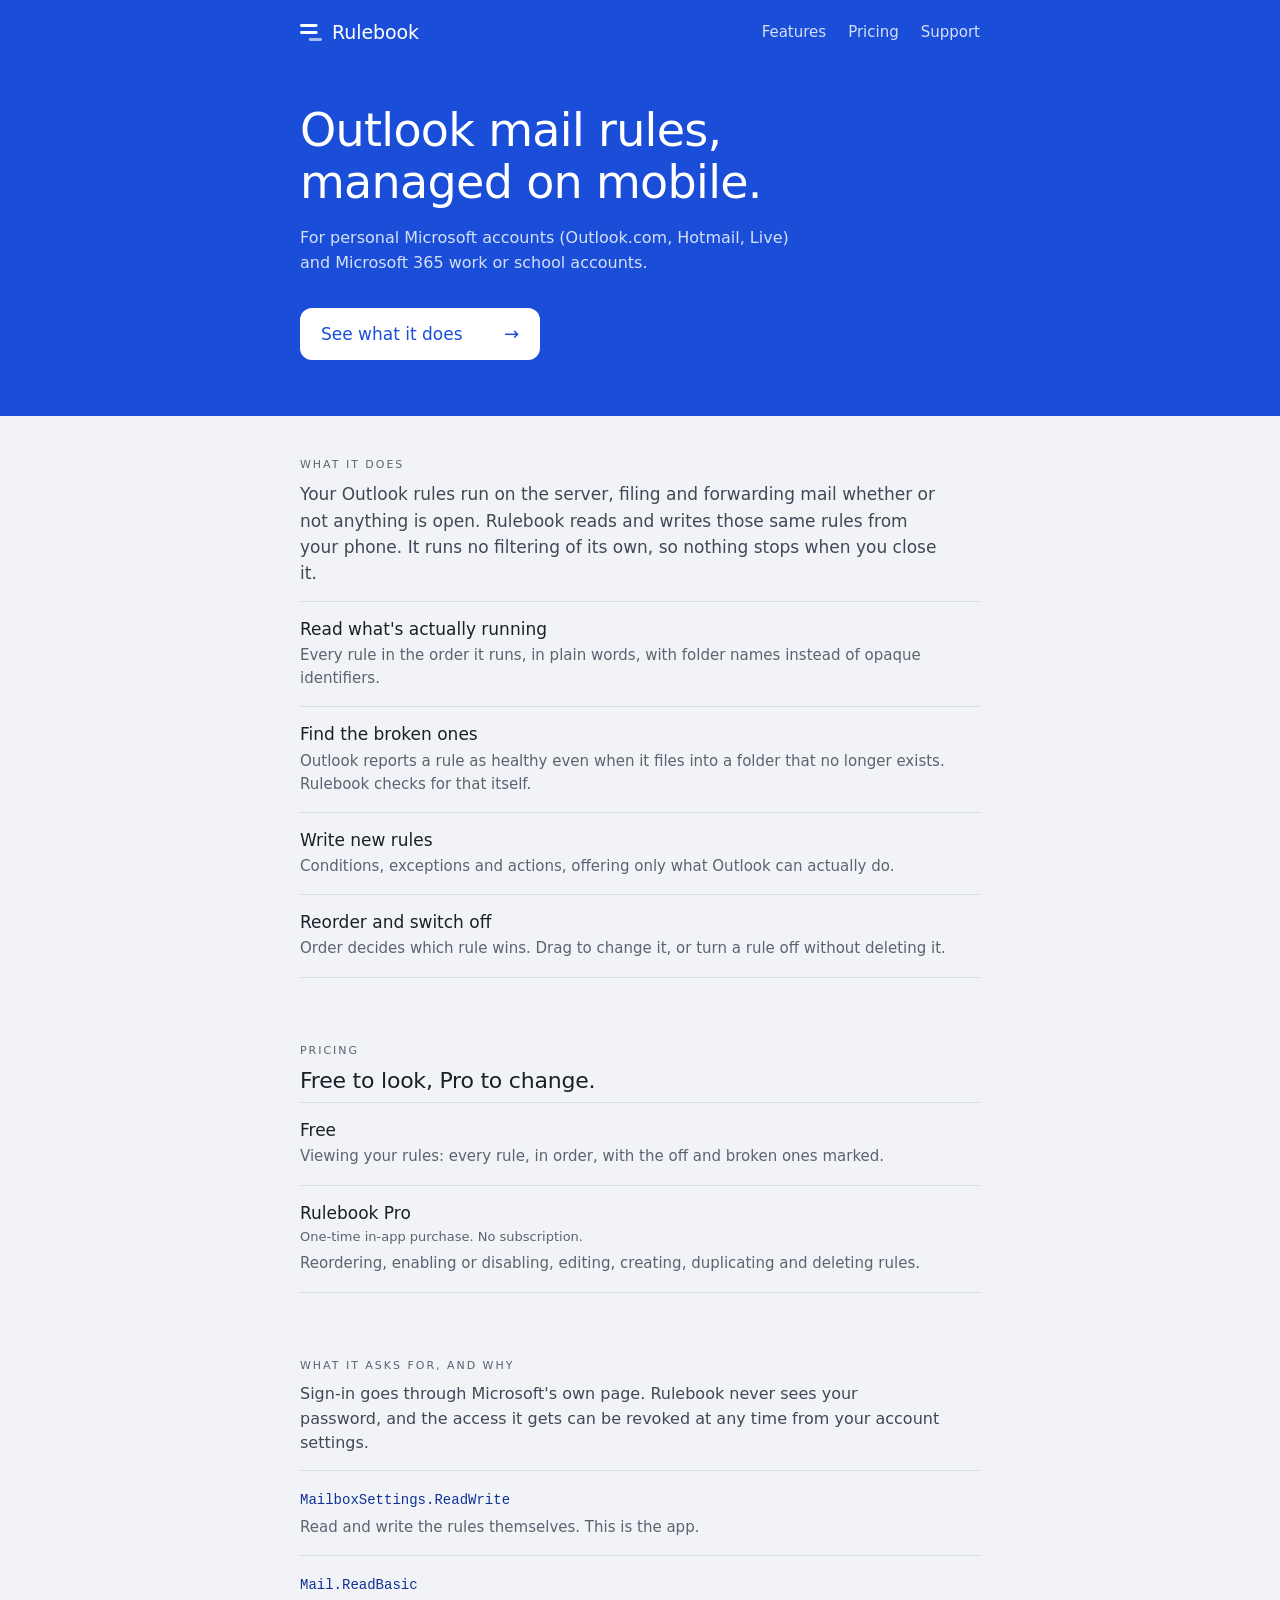
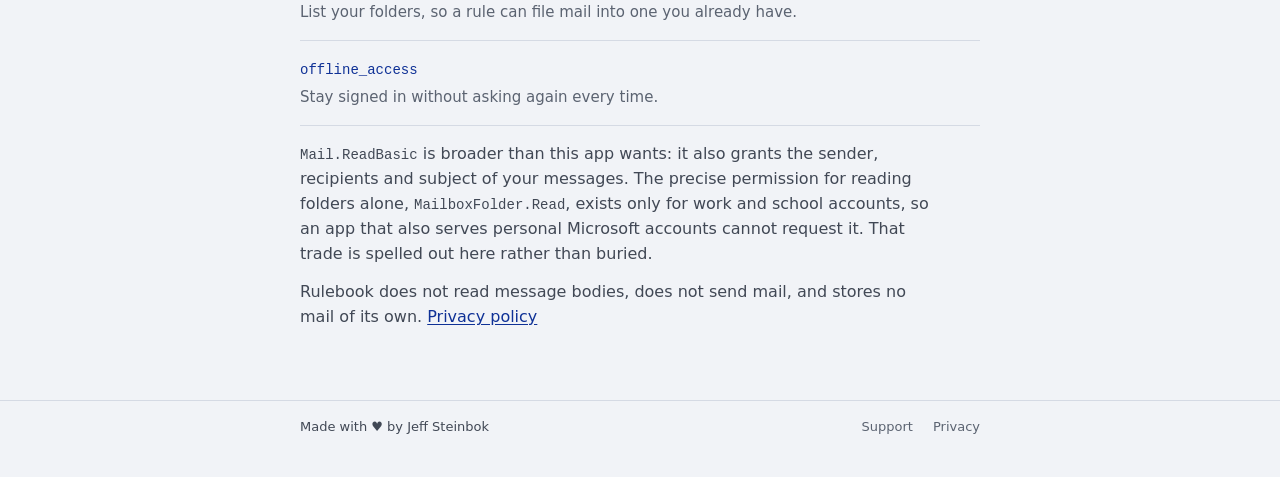
<file: docs/index.html>
<!DOCTYPE html>
<html lang="en">
<head>
<meta charset="UTF-8">
<meta name="viewport" content="width=device-width, initial-scale=1.0">
<title>Rulebook · Outlook mail rules, managed on mobile</title>
<meta name="description" content="Read, fix and write the mail rules already running on your Outlook.com, Hotmail, Live or Microsoft 365 mailbox, from your phone. For iPhone.">
<meta property="og:title" content="Rulebook · Outlook mail rules, managed on mobile">
<meta property="og:description" content="Read, fix and write the mail rules already running on your Outlook.com, Hotmail, Live or Microsoft 365 mailbox, from your phone.">
<meta property="og:url" content="https://rulebook.steinbok.net/">
<meta name="theme-color" content="#1A4ED8">
<link rel="icon" type="image/png" href="icon.png">
<link rel="apple-touch-icon" href="icon.png">
<link rel="stylesheet" href="style.css">
</head>
<body>


<header class="band">
  <div class="bar">
    <a class="lockup" href="./"><svg class="glyph" viewBox="205 276 614 471" aria-hidden="true"><rect x="205" y="276" width="491" height="82" rx="41" fill="currentColor"/><rect x="205" y="470" width="491" height="82" rx="41" fill="currentColor"/><rect x="451" y="665" width="368" height="82" rx="41" fill="currentColor" fill-opacity="0.62"/></svg>Rulebook</a>
    <nav class="bar-links">
      <a href="#what">Features</a>
      <a href="#pricing">Pricing</a>
      <a href="support.html">Support</a>
    </nav>
  </div>
  <div class="hero">
    <h1>Outlook mail rules,<br>managed on mobile.</h1>
    <p class="hero-accounts">
      For personal Microsoft accounts (Outlook.com, Hotmail, Live) and
      Microsoft&nbsp;365 work or school accounts.
    </p>
    <a class="btn btn-white" href="#what">See what it does</a>
  </div>
</header>

<main class="container">

<section id="what">
  <div class="section-header">What it does</div>
  <p class="intro">
    Your Outlook rules run on the server, filing and forwarding mail whether or
    not anything is open. Rulebook reads and writes those same rules from your
    phone. It runs no filtering of its own, so nothing stops when you close it.
  </p>
  <ul class="rows">
    <li>
      <span class="row-title">Read what's actually running</span>
      <span class="row-body">Every rule in the order it runs, in plain words, with folder names instead of opaque identifiers.</span>
    </li>
    <li>
      <span class="row-title">Find the broken ones</span>
      <span class="row-body">Outlook reports a rule as healthy even when it files into a folder that no longer exists. Rulebook checks for that itself.</span>
    </li>
    <li>
      <span class="row-title">Write new rules</span>
      <span class="row-body">Conditions, exceptions and actions, offering only what Outlook can actually do.</span>
    </li>
    <li>
      <span class="row-title">Reorder and switch off</span>
      <span class="row-body">Order decides which rule wins. Drag to change it, or turn a rule off without deleting it.</span>
    </li>
  </ul>
</section>

<section id="pricing">
  <div class="section-header">Pricing</div>
  <h2>Free to look, Pro to change.</h2>
  <ul class="rows">
    <li>
      <span class="row-title">Free</span>
      <span class="row-body">Viewing your rules: every rule, in order, with the off and broken ones marked.</span>
    </li>
    <li>
      <span class="row-title">Rulebook Pro</span>
      <span class="row-meta">One-time in-app purchase. No subscription.</span>
      <span class="row-body">Reordering, enabling or disabling, editing, creating, duplicating and deleting rules.</span>
    </li>
  </ul>
</section>

<section id="permissions">
  <div class="section-header">What it asks for, and why</div>
  <p>
    Sign-in goes through Microsoft's own page. Rulebook never sees your password,
    and the access it gets can be revoked at any time from your account settings.
  </p>
  <ul class="rows">
    <li>
      <span class="row-code">MailboxSettings.ReadWrite</span>
      <span class="row-body">Read and write the rules themselves. This is the app.</span>
    </li>
    <li>
      <span class="row-code">Mail.ReadBasic</span>
      <span class="row-body">List your folders, so a rule can file mail into one you already have.</span>
    </li>
    <li>
      <span class="row-code">offline_access</span>
      <span class="row-body">Stay signed in without asking again every time.</span>
    </li>
  </ul>
  <p>
    <code>Mail.ReadBasic</code> is broader than this app wants: it also grants the
    sender, recipients and subject of your messages. The precise permission for
    reading folders alone, <code>MailboxFolder.Read</code>, exists only for work
    and school accounts, so an app that also serves personal Microsoft accounts
    cannot request it. That trade is spelled out here rather than buried.
  </p>
  <p>
    Rulebook does not read message bodies, does not send mail, and stores no mail
    of its own. <a href="privacy.html">Privacy policy</a>
  </p>
</section>

</main>

<footer>
  <div class="container">
    <span class="made">Made with ♥ by Jeff Steinbok</span>
    <a href="support.html">Support</a>
    <a href="privacy.html">Privacy</a>
  </div>
</footer>

</body>
</html>
</file>
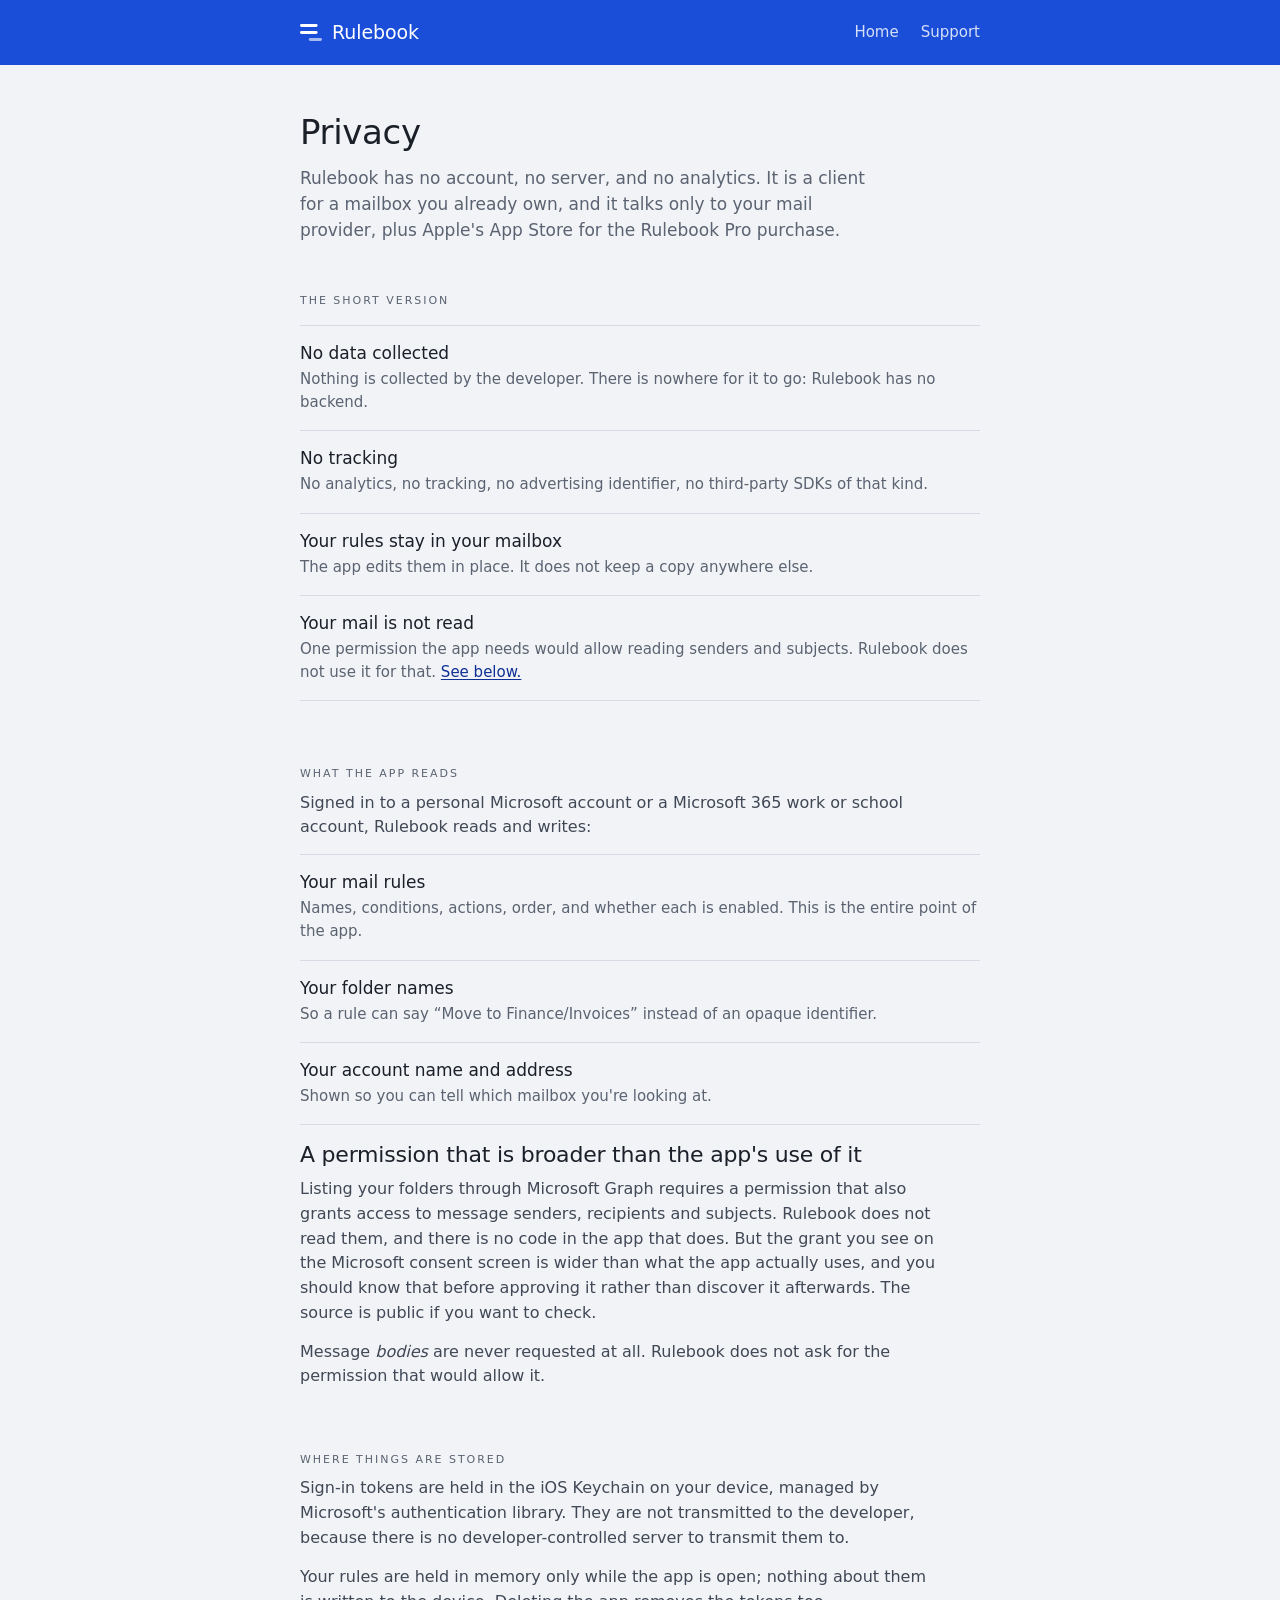
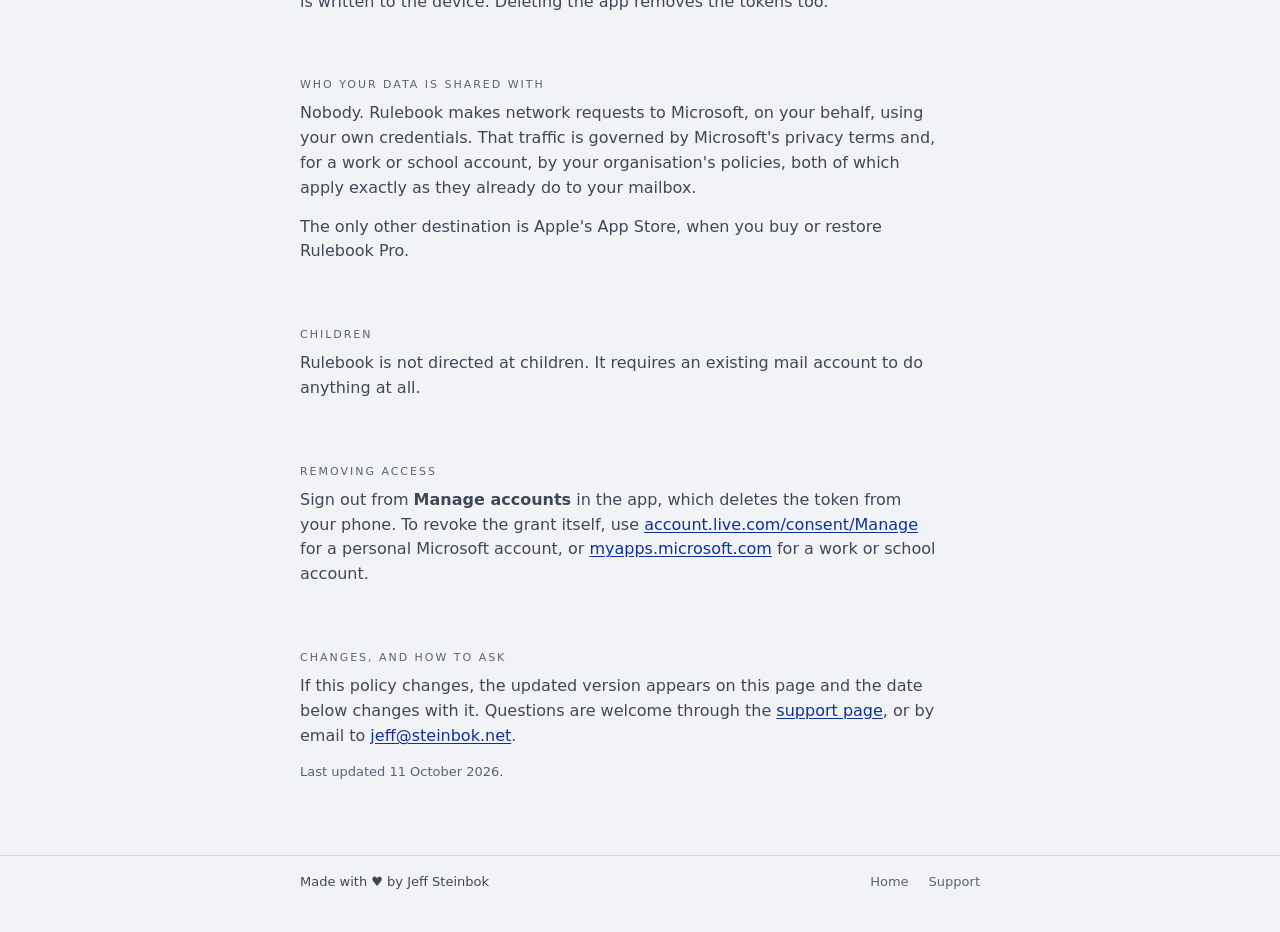
<file: docs/privacy.html>
<!DOCTYPE html>
<html lang="en">
<head>
<meta charset="UTF-8">
<meta name="viewport" content="width=device-width, initial-scale=1.0">
<title>Rulebook · Privacy</title>
<meta name="description" content="What Rulebook reads, what it never reads, and where it goes. No account, no analytics, no server.">
<meta property="og:title" content="Rulebook · Privacy">
<meta property="og:url" content="https://rulebook.steinbok.net/privacy.html">
<meta name="theme-color" content="#1A4ED8">
<link rel="icon" type="image/png" href="icon.png">
<link rel="apple-touch-icon" href="icon.png">
<link rel="stylesheet" href="style.css">
</head>
<body>

<header class="band band-compact">
  <div class="bar">
    <a class="lockup" href="./"><svg class="glyph" viewBox="205 276 614 471" aria-hidden="true"><rect x="205" y="276" width="491" height="82" rx="41" fill="currentColor"/><rect x="205" y="470" width="491" height="82" rx="41" fill="currentColor"/><rect x="451" y="665" width="368" height="82" rx="41" fill="currentColor" fill-opacity="0.62"/></svg>Rulebook</a>
    <nav class="bar-links">
      <a href="./">Home</a>
      <a href="support.html">Support</a>
    </nav>
  </div>
</header>

<main class="container">

<div class="page-head">
  <h1>Privacy</h1>
  <p class="lede">
    Rulebook has no account, no server, and no analytics. It is a client for a
    mailbox you already own, and it talks only to your mail provider, plus
    Apple's App Store for the Rulebook Pro purchase.
  </p>
</div>

<section>
  <div class="section-header">The short version</div>
  <ul class="rows">
    <li><span class="row-title">No data collected</span>
      <span class="row-body">Nothing is collected by the developer. There is nowhere for it to go: Rulebook has no backend.</span></li>
    <li><span class="row-title">No tracking</span>
      <span class="row-body">No analytics, no tracking, no advertising identifier, no third-party SDKs of that kind.</span></li>
    <li><span class="row-title">Your rules stay in your mailbox</span>
      <span class="row-body">The app edits them in place. It does not keep a copy anywhere else.</span></li>
    <li><span class="row-title">Your mail is not read</span>
      <span class="row-body">One permission the app needs would allow reading senders and subjects. Rulebook does not use it for that. <a href="#broader-permission">See below.</a></span></li>
  </ul>
</section>

<section>
  <div class="section-header">What the app reads</div>
  <p>Signed in to a personal Microsoft account or a Microsoft&nbsp;365 work or school account, Rulebook reads and writes:</p>
  <ul class="rows">
    <li><span class="row-title">Your mail rules</span>
      <span class="row-body">Names, conditions, actions, order, and whether each is enabled. This is the entire point of the app.</span></li>
    <li><span class="row-title">Your folder names</span>
      <span class="row-body">So a rule can say “Move to Finance/Invoices” instead of an opaque identifier.</span></li>
    <li><span class="row-title">Your account name and address</span>
      <span class="row-body">Shown so you can tell which mailbox you're looking at.</span></li>
  </ul>

  <h2 id="broader-permission">A permission that is broader than the app's use of it</h2>
  <p>
    Listing your folders through Microsoft Graph requires a permission that also
    grants access to message senders, recipients and subjects. Rulebook does not
    read them, and there is no code in the app that does. But the grant you see
    on the Microsoft consent screen is wider than what the app actually uses, and
    you should know that before approving it rather than discover it afterwards.
    The source is public if you want to check.
  </p>
  <p>
    Message <em>bodies</em> are never requested at all. Rulebook does not ask for
    the permission that would allow it.
  </p>
</section>

<section>
  <div class="section-header">Where things are stored</div>
  <p>
    Sign-in tokens are held in the iOS Keychain on your device, managed by
    Microsoft's authentication library. They are not transmitted to the developer,
    because there is no developer-controlled server to transmit them to.
  </p>
  <p>
    Your rules are held in memory only while the app is open; nothing about
    them is written to the device. Deleting the app removes the tokens too.
  </p>
</section>

<section>
  <div class="section-header">Who your data is shared with</div>
  <p>
    Nobody. Rulebook makes network requests to Microsoft, on your behalf, using
    your own credentials. That traffic is governed by Microsoft's privacy terms
    and, for a work or school account, by your organisation's policies, both of
    which apply exactly as they already do to your mailbox.
  </p>
  <p>The only other destination is Apple's App Store, when you buy or restore Rulebook Pro.</p>
</section>

<section>
  <div class="section-header">Children</div>
  <p>
    Rulebook is not directed at children. It requires an existing mail account to
    do anything at all.
  </p>
</section>

<section>
  <div class="section-header">Removing access</div>
  <p>
    Sign out from <strong>Manage accounts</strong> in the app, which deletes the
    token from your phone. To revoke the grant itself, use
    <a href="https://account.live.com/consent/Manage">account.live.com/consent/Manage</a>
    for a personal Microsoft account, or
    <a href="https://myapps.microsoft.com">myapps.microsoft.com</a> for a work or
    school account.
  </p>
</section>

<section>
  <div class="section-header">Changes, and how to ask</div>
  <p>
    If this policy changes, the updated version appears on this page and the date
    below changes with it. Questions are welcome through the
    <a href="support.html">support page</a>, or by email to
    <a href="mailto:jeff@steinbok.net">jeff@steinbok.net</a>.
  </p>
  <p class="caption">Last updated 11 October 2026.</p>
</section>

</main>

<footer>
  <div class="container">
    <span class="made">Made with ♥ by Jeff Steinbok</span>
    <a href="./">Home</a>
    <a href="support.html">Support</a>
  </div>
</footer>

</body>
</html>
</file>
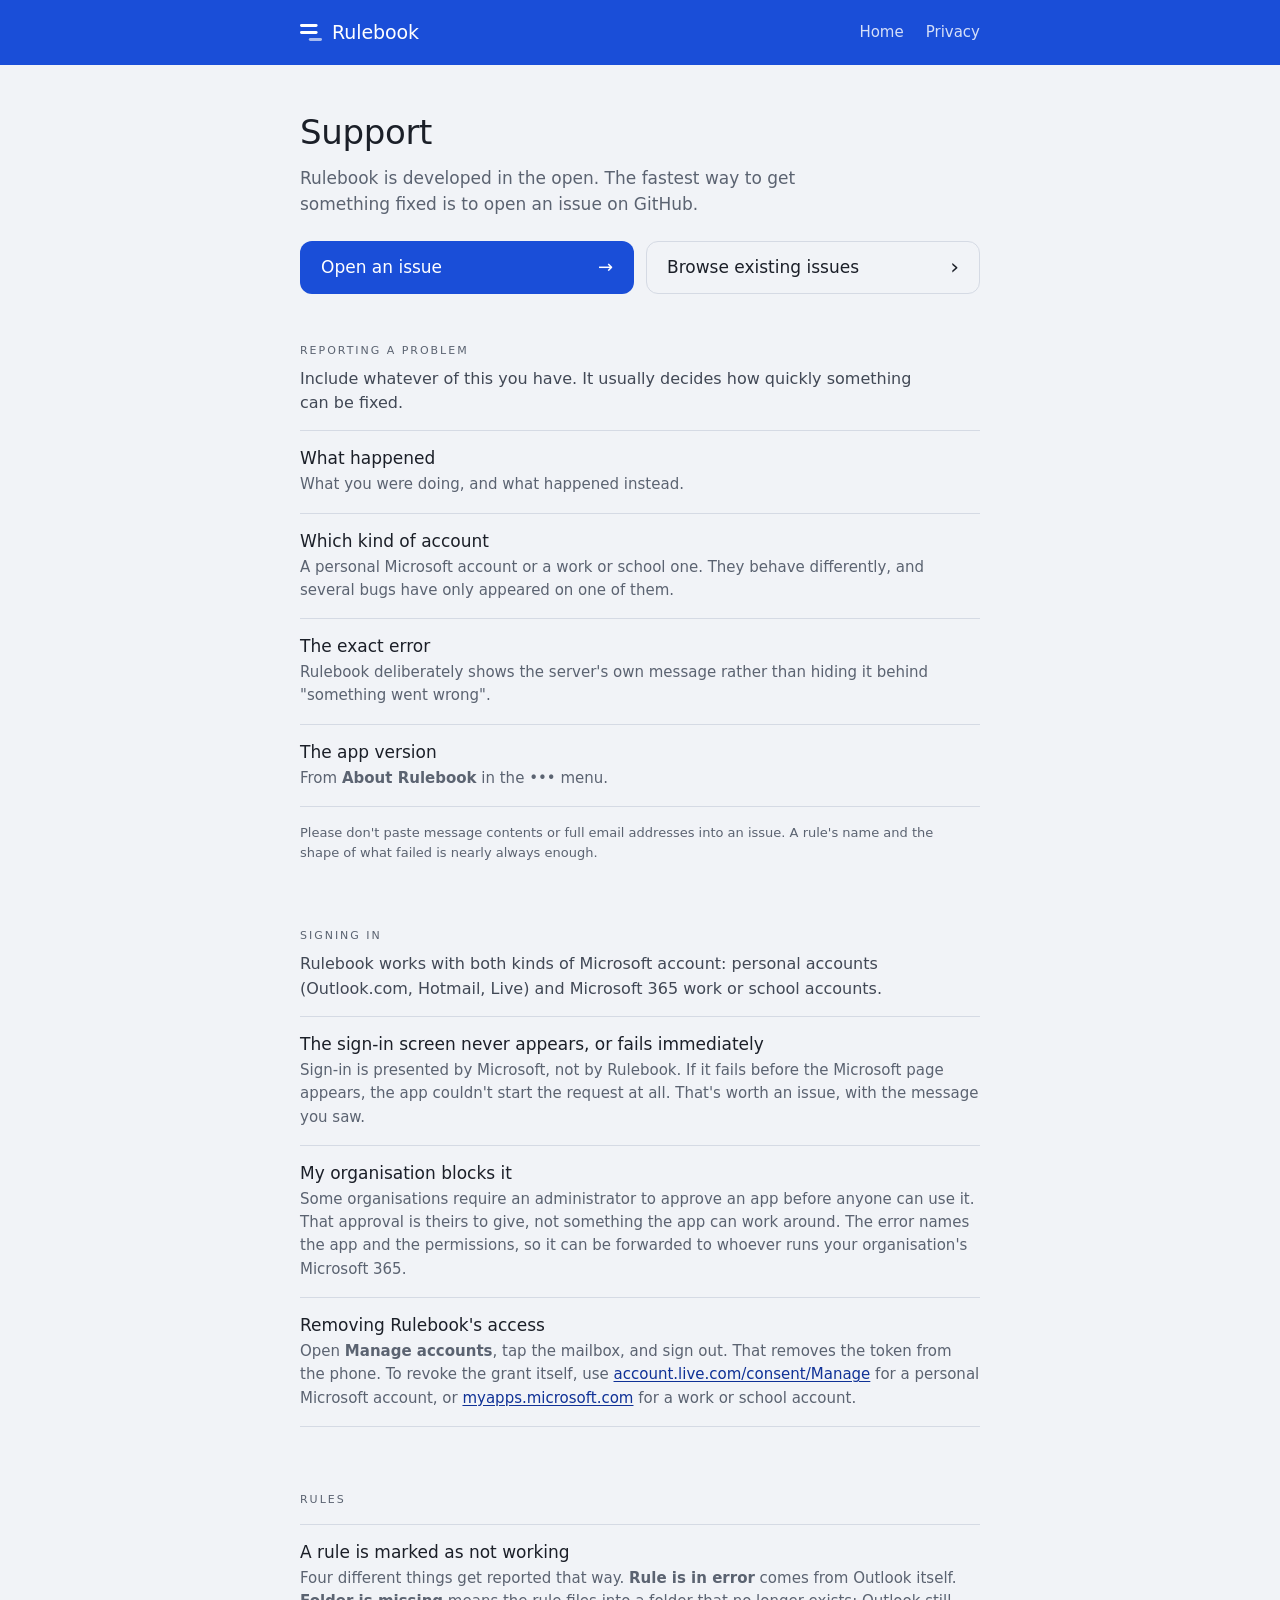
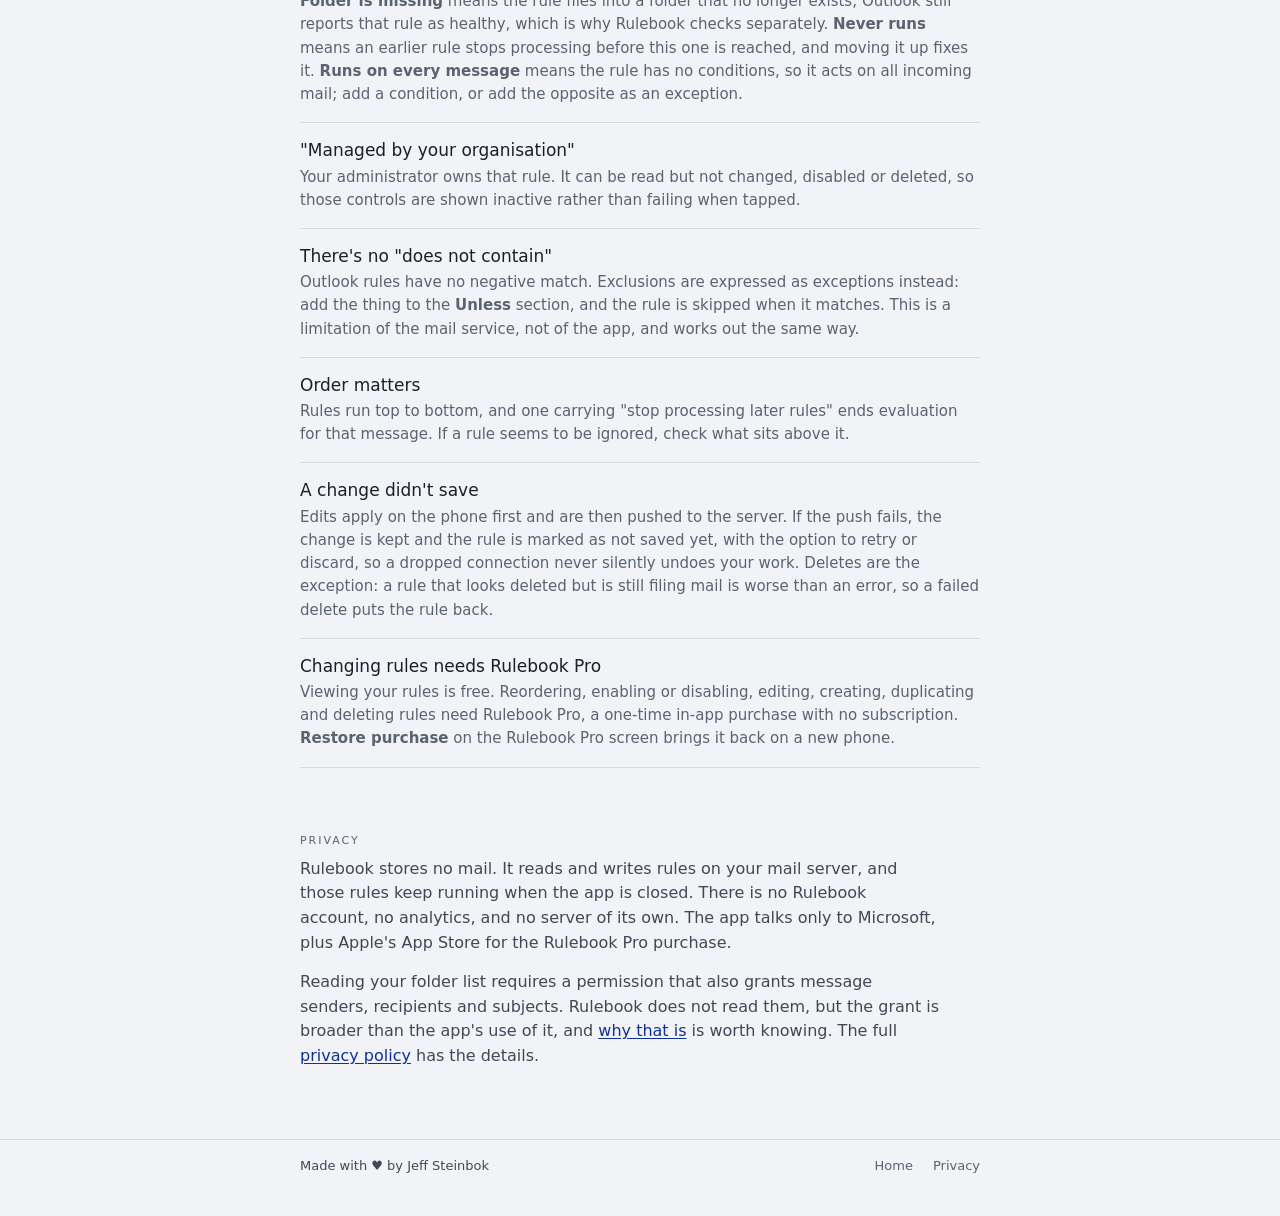
<file: docs/support.html>
<!DOCTYPE html>
<html lang="en">
<head>
<meta charset="UTF-8">
<meta name="viewport" content="width=device-width, initial-scale=1.0">
<title>Rulebook · Support</title>
<meta name="description" content="Help with Rulebook: signing in, permissions, broken rules, and how to report a problem.">
<meta property="og:title" content="Rulebook · Support">
<meta property="og:url" content="https://rulebook.steinbok.net/support.html">
<meta name="theme-color" content="#1A4ED8">
<link rel="icon" type="image/png" href="icon.png">
<link rel="apple-touch-icon" href="icon.png">
<link rel="stylesheet" href="style.css">
</head>
<body>

<header class="band band-compact">
  <div class="bar">
    <a class="lockup" href="./"><svg class="glyph" viewBox="205 276 614 471" aria-hidden="true"><rect x="205" y="276" width="491" height="82" rx="41" fill="currentColor"/><rect x="205" y="470" width="491" height="82" rx="41" fill="currentColor"/><rect x="451" y="665" width="368" height="82" rx="41" fill="currentColor" fill-opacity="0.62"/></svg>Rulebook</a>
    <nav class="bar-links">
      <a href="./">Home</a>
      <a href="privacy.html">Privacy</a>
    </nav>
  </div>
</header>

<main class="container">

<div class="page-head">
  <h1>Support</h1>
  <p class="lede">
    Rulebook is developed in the open. The fastest way to get something fixed is
    to open an issue on GitHub.
  </p>
  <div class="btn-row">
    <a class="btn btn-primary" href="https://github.com/JeffSteinbok/Rulebook/issues/new">Open an issue</a>
    <a class="btn btn-secondary" href="https://github.com/JeffSteinbok/Rulebook/issues">Browse existing issues</a>
  </div>
</div>

<section id="report">
  <div class="section-header">Reporting a problem</div>
  <p>Include whatever of this you have. It usually decides how quickly something can be fixed.</p>
  <ul class="rows">
    <li><span class="row-title">What happened</span>
      <span class="row-body">What you were doing, and what happened instead.</span></li>
    <li><span class="row-title">Which kind of account</span>
      <span class="row-body">A personal Microsoft account or a work or school one. They behave differently, and several bugs have only appeared on one of them.</span></li>
    <li><span class="row-title">The exact error</span>
      <span class="row-body">Rulebook deliberately shows the server's own message rather than hiding it behind "something went wrong".</span></li>
    <li><span class="row-title">The app version</span>
      <span class="row-body">From <strong>About Rulebook</strong> in the ••• menu.</span></li>
  </ul>
  <p class="caption">
    Please don't paste message contents or full email addresses into an issue.
    A rule's name and the shape of what failed is nearly always enough.
  </p>
</section>

<section id="signin">
  <div class="section-header">Signing in</div>
  <p>
    Rulebook works with both kinds of Microsoft account: personal accounts
    (Outlook.com, Hotmail, Live) and Microsoft&nbsp;365 work or school accounts.
  </p>
  <ul class="rows">
    <li>
      <span class="row-title">The sign-in screen never appears, or fails immediately</span>
      <span class="row-body">Sign-in is presented by Microsoft, not by Rulebook. If it fails before the Microsoft page appears, the app couldn't start the request at all. That's worth an issue, with the message you saw.</span>
    </li>
    <li>
      <span class="row-title">My organisation blocks it</span>
      <span class="row-body">Some organisations require an administrator to approve an app before anyone can use it. That approval is theirs to give, not something the app can work around. The error names the app and the permissions, so it can be forwarded to whoever runs your organisation's Microsoft&nbsp;365.</span>
    </li>
    <li>
      <span class="row-title">Removing Rulebook's access</span>
      <span class="row-body">Open <strong>Manage accounts</strong>, tap the mailbox, and sign out. That removes the token from the phone. To revoke the grant itself, use <a href="https://account.live.com/consent/Manage">account.live.com/consent/Manage</a> for a personal Microsoft account, or <a href="https://myapps.microsoft.com">myapps.microsoft.com</a> for a work or school account.</span>
    </li>
  </ul>
</section>

<section id="rules">
  <div class="section-header">Rules</div>
  <ul class="rows">
    <li>
      <span class="row-title">A rule is marked as not working</span>
      <span class="row-body">Four different things get reported that way. <strong>Rule is in error</strong> comes from Outlook itself. <strong>Folder is missing</strong> means the rule files into a folder that no longer exists; Outlook still reports that rule as healthy, which is why Rulebook checks separately. <strong>Never runs</strong> means an earlier rule stops processing before this one is reached, and moving it up fixes it. <strong>Runs on every message</strong> means the rule has no conditions, so it acts on all incoming mail; add a condition, or add the opposite as an exception.</span>
    </li>
    <li>
      <span class="row-title">"Managed by your organisation"</span>
      <span class="row-body">Your administrator owns that rule. It can be read but not changed, disabled or deleted, so those controls are shown inactive rather than failing when tapped.</span>
    </li>
    <li>
      <span class="row-title">There's no "does not contain"</span>
      <span class="row-body">Outlook rules have no negative match. Exclusions are expressed as exceptions instead: add the thing to the <strong>Unless</strong> section, and the rule is skipped when it matches. This is a limitation of the mail service, not of the app, and works out the same way.</span>
    </li>
    <li>
      <span class="row-title">Order matters</span>
      <span class="row-body">Rules run top to bottom, and one carrying "stop processing later rules" ends evaluation for that message. If a rule seems to be ignored, check what sits above it.</span>
    </li>
    <li>
      <span class="row-title">A change didn't save</span>
      <span class="row-body">Edits apply on the phone first and are then pushed to the server. If the push fails, the change is kept and the rule is marked as not saved yet, with the option to retry or discard, so a dropped connection never silently undoes your work. Deletes are the exception: a rule that looks deleted but is still filing mail is worse than an error, so a failed delete puts the rule back.</span>
    </li>
    <li>
      <span class="row-title">Changing rules needs Rulebook Pro</span>
      <span class="row-body">Viewing your rules is free. Reordering, enabling or disabling, editing, creating, duplicating and deleting rules need Rulebook Pro, a one-time in-app purchase with no subscription. <strong>Restore purchase</strong> on the Rulebook Pro screen brings it back on a new phone.</span>
    </li>
  </ul>
</section>

<section id="privacy">
  <div class="section-header">Privacy</div>
  <p>
    Rulebook stores no mail. It reads and writes rules on your mail server, and
    those rules keep running when the app is closed. There is no Rulebook
    account, no analytics, and no server of its own. The app talks only to
    Microsoft, plus Apple's App Store for the Rulebook Pro purchase.
  </p>
  <p>
    Reading your folder list requires a permission that also grants message
    senders, recipients and subjects. Rulebook does not read them, but the grant
    is broader than the app's use of it, and
    <a href="./#permissions">why that is</a> is worth knowing. The full
    <a href="privacy.html">privacy policy</a> has the details.
  </p>
</section>

</main>

<footer>
  <div class="container">
    <span class="made">Made with ♥ by Jeff Steinbok</span>
    <a href="./">Home</a>
    <a href="privacy.html">Privacy</a>
  </div>
</footer>

</body>
</html>
</file>
<file: docs/style.css>
/* Rulebook web styles. Every value here comes from the app's design tokens
   (App/Rulebook/DesignTokens.swift) so the site reads as the same product:
   the system font at regular weight, which is what the app renders, the light ground with hairline rows, small
   tracked uppercase section headers, and an accent-blue header band. */

:root {
    color-scheme: light dark;
    --accent: #1A4ED8;
    --accent-600: #1540C0;
    --accent-700: #0F3196;
    --accent-wash: #EFF3FF;
    --ground: #F1F3F7;
    --surface: #FFFFFF;
    --ink: #1B1F28;
    --ink-80: #414855;
    --ink-60: #5B6371;
    --ink-40: #969EAE;
    --hairline: #D5DAE4;
    --fill: #E9ECF2;
    --bar: rgba(241, 243, 247, 0.86);

    --gutter: 20px;
    --radius: 12px;
    --column: 720px;
    --mono: ui-monospace, 'SF Mono', Menlo, monospace;
}

@media (prefers-color-scheme: dark) {
    :root {
        --accent: #3B6AE8;
        --accent-600: #5C86F7;
        --accent-700: #9DB9FC;
        --accent-wash: #1A2340;
        --ground: #12151C;
        --surface: #1C2027;
        --ink: #F2F4F8;
        --ink-80: #C9CED7;
        --ink-60: #A7ADB8;
        --ink-40: #626A78;
        --hairline: #2C313A;
        --fill: #22262E;
        --bar: rgba(18, 21, 28, 0.86);
    }
}

* { margin: 0; padding: 0; box-sizing: border-box; }
html { scroll-behavior: smooth; -webkit-text-size-adjust: 100%; }

body {
    font-family: -apple-system, BlinkMacSystemFont, 'SF Pro Text', system-ui, 'Segoe UI', Roboto, sans-serif;
    font-weight: 400;
    font-size: 16px;
    line-height: 1.55;
    background: var(--ground);
    color: var(--ink);
    -webkit-font-smoothing: antialiased;
}

a { color: var(--accent-700); text-decoration: underline; text-underline-offset: 2px; }
a:hover { text-decoration-thickness: 2px; }
strong { font-weight: 600; }
code { font-family: var(--mono); font-size: 0.875em; }

.container { max-width: var(--column); margin: 0 auto; padding: 0 var(--gutter); }

/* ── Band: one accent-blue header, like the app's gate screen. The bar
   (lockup + links) lives inside it, so there is one header, not two. ── */
.band { background: var(--accent); color: #fff; }
.bar {
    max-width: var(--column); margin: 0 auto; padding: 18px var(--gutter);
    display: flex; align-items: center; gap: 16px;
}
.lockup {
    display: inline-flex; align-items: center; gap: 10px;
    font-weight: 400; font-size: 19px; letter-spacing: -0.005em;
    color: #fff; text-decoration: none;
}
.glyph { width: 22px; height: auto; flex: none; }
.bar-links { margin-left: auto; display: flex; gap: 22px; font-size: 15px; font-weight: 400; }
.bar-links a { color: rgba(255, 255, 255, 0.82); text-decoration: none; }
.bar-links a:hover { color: #fff; }

.hero { max-width: var(--column); margin: 0 auto; padding: 40px var(--gutter) 56px; }
.hero h1 {
    font-weight: 400; font-size: clamp(32px, 6.4vw, 46px);
    line-height: 1.12; letter-spacing: -0.015em;
}
.hero-accounts {
    margin-top: 18px; max-width: 32rem;
    font-size: 16px; color: rgba(255, 255, 255, 0.82);
}
.hero .btn { margin-top: 32px; flex: none; min-width: 240px; }

/* ── Buttons: PrimaryButton and the gate's white pair. ── */
.btn {
    display: inline-flex; align-items: center; justify-content: space-between; gap: 16px;
    min-height: 48px; padding: 12px var(--gutter);
    border-radius: var(--radius); border: 1px solid transparent;
    font-weight: 400; font-size: 17px; text-decoration: none;
    flex: 1 1 200px;
}
.btn::after { content: "›"; font-size: 22px; line-height: 1; }
.btn-white::after, .btn-primary::after { content: "→"; font-size: 18px; }
.btn-primary { background: var(--accent); color: #fff; }
.btn-primary:hover { background: var(--accent-600); }
.btn-secondary { border-color: var(--hairline); color: var(--ink); background: transparent; }
.btn-secondary:hover { background: var(--fill); }
.btn-white { background: #fff; color: #1A4ED8; }
.btn-white:hover { background: rgba(255, 255, 255, 0.86); }
.btn-outline { border-color: rgba(255, 255, 255, 0.6); color: #fff; }
.btn-outline:hover { background: rgba(255, 255, 255, 0.14); }
.btn-row { display: flex; flex-wrap: wrap; gap: 12px; margin-top: 24px; }

/* ── Page title, for the inner pages. ── */
.page-head { padding: 48px 0 8px; }
.page-head h1 { font-size: 34px; font-weight: 400; letter-spacing: -0.01em; line-height: 1.15; }
.page-head .lede { margin-top: 12px; font-size: 17px; color: var(--ink-60); max-width: 36rem; }

/* ── Sections: a small tracked header, then rows. ── */
section { padding: 40px 0 8px; }
.section-header {
    font-size: 11px; font-weight: 400; text-transform: uppercase;
    letter-spacing: 0.18em; color: var(--ink-60);
    padding-bottom: 8px;
}
section h2 {
    font-size: 22px; font-weight: 400; letter-spacing: -0.01em; line-height: 1.25;
    margin-bottom: 8px;
}
section > p, .container > p { color: var(--ink-80); max-width: 40rem; margin-bottom: 14px; }
.intro { font-size: 17px; }

/* Rows: hairline above each, like a plain List. */
.rows { list-style: none; margin: 8px 0 16px; border-bottom: 1px solid var(--hairline); }
.rows > li, .rows > div {
    padding: 16px 0; border-top: 1px solid var(--hairline);
}
.row-title { display: block; font-size: 17px; font-weight: 400; line-height: 1.3; color: var(--ink); }
.row-body { display: block; margin-top: 4px; font-size: 15px; color: var(--ink-60); }
.row-body p + p { margin-top: 8px; }
.row-meta {
    display: inline-block; margin-top: 2px;
    font-size: 13px; font-weight: 400; color: var(--ink-60);
}
.row-code { font-family: var(--mono); font-size: 14px; color: var(--accent-700); }

/* Plain bulleted copy inside a row body. */
.row-body ul { margin: 8px 0 0 18px; }
.row-body li { margin-bottom: 6px; }

/* The state pill, used to mark Pro. */
.pill {
    display: inline-block; vertical-align: 2px; margin-left: 8px;
    padding: 3px 9px; border-radius: 999px;
    font-size: 11px; font-weight: 400; letter-spacing: 0.1em; text-transform: uppercase;
    background: var(--accent); color: #fff;
}
.pill-hollow { background: transparent; color: var(--ink-80); box-shadow: inset 0 0 0 1.5px var(--ink-40); }

/* Footnote-sized aside, no box. */
.caption { font-size: 13px; color: var(--ink-60); margin: 8px 0 16px; max-width: 40rem; }

footer {
    margin-top: 48px; border-top: 1px solid var(--hairline);
    padding: 16px 0 40px;
    font-size: 13px; font-weight: 400; color: var(--ink-80);
}
footer .container { display: flex; flex-wrap: wrap; gap: 8px 20px; }
footer a { color: var(--ink-60); text-decoration: none; }
footer a:hover { color: var(--ink); }
footer .made { margin-right: auto; }

@media (max-width: 560px) {
    .bar-links { gap: 16px; font-size: 14px; }
    .hero { padding-top: 28px; padding-bottom: 44px; }
    .hero .btn { width: 100%; }
    .page-head { padding-top: 36px; }
    .page-head h1 { font-size: 30px; }
}
</file>
